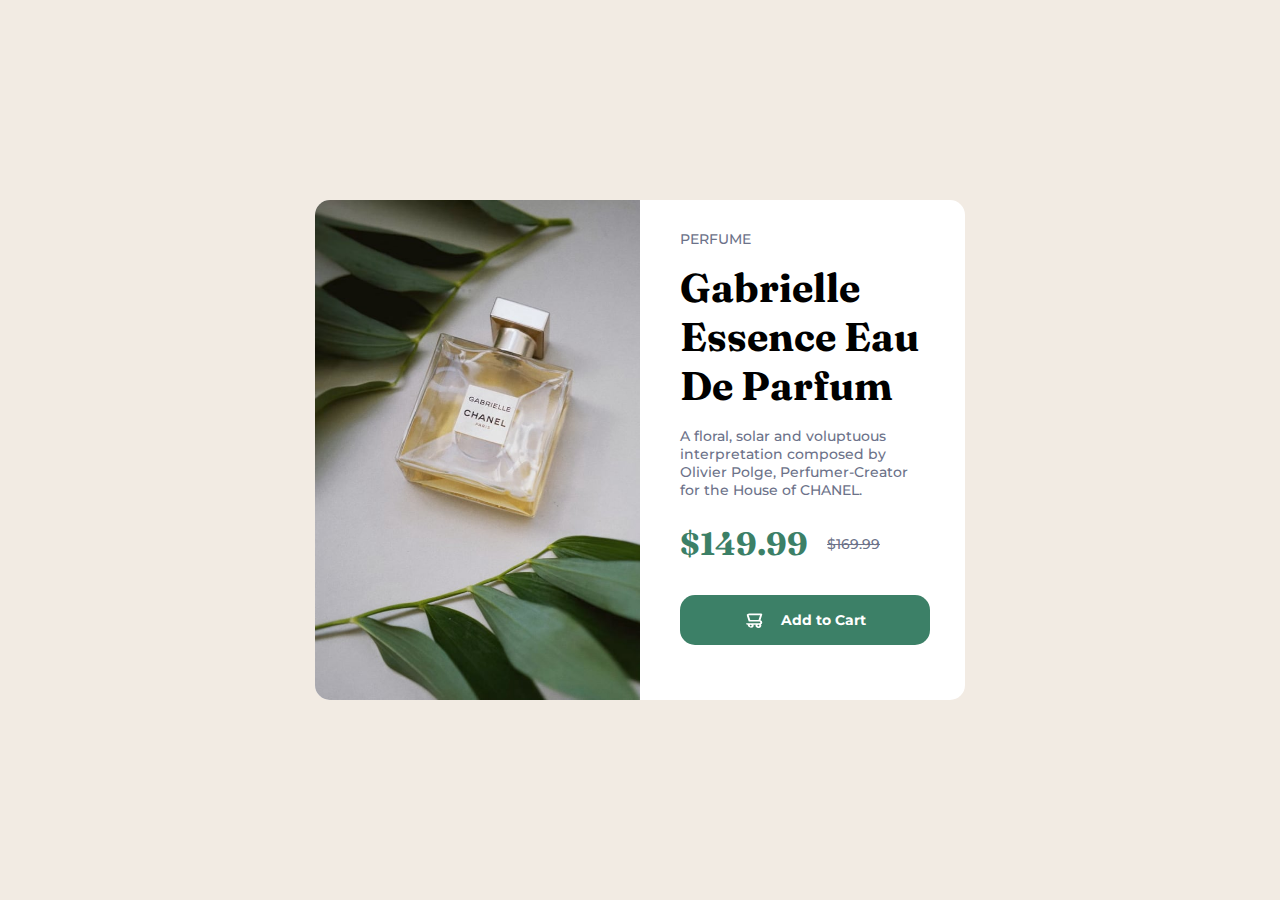
<file: product-preview-card-component-main/index.html>
<!DOCTYPE html>
<html lang="en">
<head>
  <meta charset="UTF-8">
  <meta name="viewport" content="width=device-width, initial-scale=1.0"> <!-- displays site properly based on user's device -->
  <meta http-equiv="X-UA-Compatible" content="ie=edge">
  <link rel="icon" type="image/png" sizes="32x32" href="./images/favicon-32x32.png">
  <link rel="stylesheet" href="style.css">
  <link rel="preconnect" href="https://fonts.googleapis.com">
  <link rel="preconnect" href="https://fonts.gstatic.com" crossorigin>
  <link href="https://fonts.googleapis.com/css2?family=Fraunces:opsz,wght@9..144,700&family=Montserrat:wght@500;700&display=swap" rel="stylesheet">
  <title>Frontend Mentor | Product preview card component</title>
</head>
<body>
  <div class="container">
    <div>
      <img src="images/image-product-desktop.jpg" alt="">
    </div>
    <div class="product_description">
      <div class="perfume">
        PERFUME
      </div>
      <h1>Gabrielle Essence Eau De Parfum</h1>
      <div class="product_bio">
        A floral, solar and voluptuous interpretation composed by Olivier Polge, 
        Perfumer-Creator for the House of CHANEL.
      </div>
      <div class="prices">
        <p id="first_price">$149.99</p>
        <p id="second_price"><strike style="color: hsl(228, 12%, 48%);">$169.99</strike></p>
      </div>
      <div id="button_section">
        <button>
          <img src="images/icon-cart.svg" alt="">
          <span id="cart_bio">Add to Cart</span>
        </button>
      </div>
    </div>
  </div>
</body>
</html>
</file>
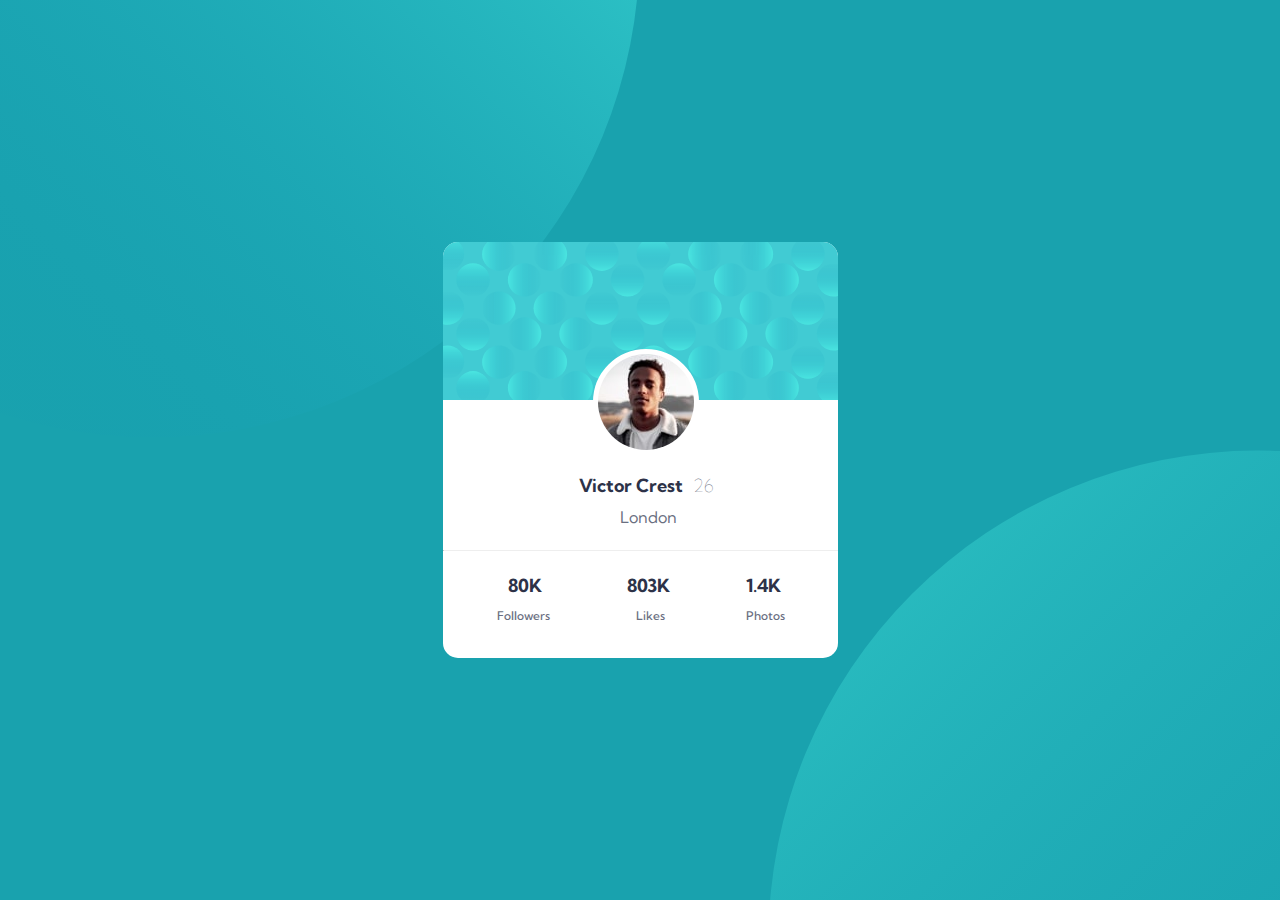
<file: profile-card-component-main/index.html>
<!DOCTYPE html>
<html lang="en">
<head>
  <meta charset="UTF-8">
  <meta name="viewport" content="width=device-width, initial-scale=1.0"> <!-- displays site properly based on user's device -->
  <link rel="stylesheet" href="style.css">
  <link rel="icon" type="image/png" sizes="32x32" href="./images/favicon-32x32.png">
  <link rel="preconnect" href="https://fonts.googleapis.com">
<link rel="preconnect" href="https://fonts.gstatic.com" crossorigin>
<link href="https://fonts.googleapis.com/css2?family=Kumbh+Sans:wght@400;700&display=swap" rel="stylesheet">
  <title>Frontend Mentor | Profile card component</title>

  <!-- Feel free to remove these styles or customise in your own stylesheet 👍 -->
  <style>
    .attribution { font-size: 11px; text-align: center; }
    .attribution a { color: hsl(228, 45%, 44%); }
  </style>
</head>
<body>
  <div class="container">
    <img src="images/bg-pattern-card.svg" id="profile_background_image" srcset="">
    <img src="images/image-victor.jpg" id="profile_pic" alt="" srcset="">
    <div id="name_of_profile">
      Victor Crest
      <div id="age">
        26
      </div>
    </div>
    <div id="Londen">
      London
    </div>
    <hr>
    <div class="stats_container">
    <div id="n80k">80K</div>
    <div id="n803k">803K</div>
    <div id="n14K">1.4K</div>
    <div id="Followers"> Followers</div>
    <div id="Likes">Likes</div>
    <div id="Photos">Photos</div>
    </div>
  </div>
  <!--<div class="attribution">
    Challenge by <a href="https://www.frontendmentor.io?ref=challenge" target="_blank">Frontend Mentor</a>. 
    Coded by <a href="#">Your Name Here</a>.
  </div>-->
</body>
</html>
</file>
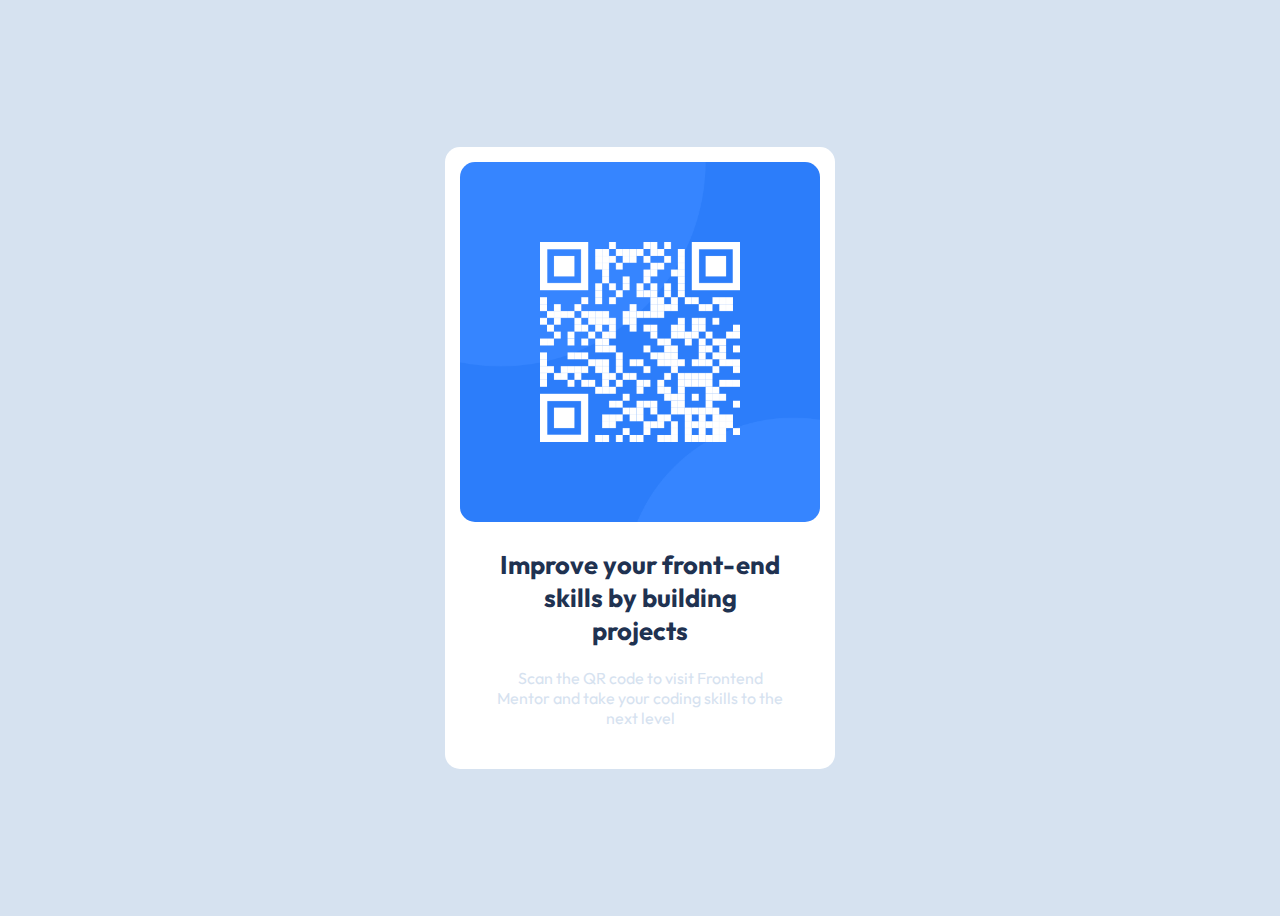
<file: qr-code-component-main/index.html>
<!DOCTYPE html>
<html lang="en">
<head>
  <meta charset="UTF-8">
  <meta name="viewport" content="width=device-width, initial-scale=1.0"> <!-- displays site properly based on user's device -->
  <meta http-equiv="X-UA-Compatible" content="ie=edge">
  <link rel="icon" type="image/png" sizes="32x32" href="favicon-32x32.png">
  <link rel="stylesheet" href="style.css">
  <style>
    @import url('https://fonts.googleapis.com/css2?family=Outfit:wght@400;700&display=swap');
  </style>
  <title>Frontend Mentor | QR code component</title>
</head>
<body>
  <div class="container">
      <img src="image-qr-code.png" alt="">
      <div class="text">
        <h2>Improve your front-end skills by building projects</h2>
        <p>Scan the QR code to visit Frontend Mentor and take your coding skills to the next level</p> 
      </div>
  </div>
</body>
</html>
</file>
<file: product-preview-card-component-main/style.css>
body{
    height: 100vh;
    margin:0;
    display: flex;
    align-items: center;
    justify-content: center;
    background-color: hsl(30, 38%, 92%);
}
.container{
    border-radius: 15px;
    height: 500px;
    width: 650px;
    background-color:white;
}
.container img{
    float: left;
    border-top-left-radius:15px;
    border-bottom-left-radius:15px;
    height: 500px;
    width: 50%;
    margin-right: 40px;
}
.product_description{
    position: relative;
    padding-right: 25px;
}
.perfume{
    font-size: 14px;
    font-weight: 500;
    margin-top: 30px;
    color: hsl(228, 12%, 48%);
    font-family: 'Montserrat', sans-serif;
}
h1{
    margin-top: 15px;
    font-size: 2.5rem;
    font-weight: 700;
    font-family: 'Fraunces', serif;
}
.product_bio{
    margin-top: -10px;
    font-size: 14px;
    font-weight: 500;
    padding-right: 15px;
    color: hsl(228, 12%, 48%);
    font-family: 'Montserrat', sans-serif;
}
#first_price{
    margin-top: 25px;
    font-size: 2rem;
    color: hsl(158, 36%, 37%);
    font-weight: 700;
    font-family: 'Fraunces', serif;
}
#second_price{
    margin-right: 60px;
    margin-top: -60px;
    float: right;
    font-size: 14px;
    font-weight: 500;
    color: hsl(228, 12%, 48%);
    font-family: 'Montserrat', sans-serif;
}
button{
    position: relative;
    align-items: center;
    display: flex;
    font-family: 'Montserrat', sans-serif;
    color:white;
    border-radius: 15px;
    justify-content: center;
    border-style: none;
    font-size: 14px;
    font-weight: 700;
    height: 50px;
    width: 250px;
    background-color:hsl(158, 36%, 37%) ;
}
#button_section img{
    height: 16px;
    width:18px;
}
#cart_bio{
    margin-left: -22px;
}
</file>
<file: profile-card-component-main/style.css>
body{
    font-family: 'Kumbh Sans', sans-serif;
    margin: 0%;
    background-image: url(images/bg-pattern-top.svg),url(images/bg-pattern-bottom.svg);
    background-color: hsl(185, 75%, 39%);
    background-repeat: no-repeat,no-repeat;
    background-position: right 50vw top -60vh, left 60vw top 50vh ;
    background-size: auto,auto;
    min-height: 100vh;
    display: flex;
    justify-content: center;
    position: relative;
    align-items: center;
}
.container{
    border-radius: 15px;
    width:395px;
    height: auto;
    background-color: white;
}
#profile_background_image{
    position: relative;
    width: 100%;
    border-top-left-radius: 15px;
    border-top-right-radius: 15px;
}
#profile_pic{
    background-color: white;
    transform: translate(150px,-55px);
    border-radius: 50%;
    padding: 2px;
    border: solid;
    border-color: white;
}
#name_of_profile{
    color: hsl(229, 23%, 23%);
    display: flex;
    font-size: 18px;
    font-weight: 700;
    text-align: center;
    justify-content: center;
    margin-top: -40px;
    margin-left: -38px;
}
#age{
    font-weight: 100;
    color: hsl(227, 10%, 46%);
    margin-left:10px;
    margin-right: -50px;
}
#Londen{
    color:  hsl(227, 10%, 46%);
    padding-top: 10px;
    margin-left:17px;
    text-align: center;
    padding-bottom: 15px;
}
hr{
    border-top: thin hsl(227, 10%, 46%);
}
#n80k, #n803k, #n14K{
    margin-top: 15px;
    text-align: center;
    display: inline-flex;
    font-weight: 700;
    font-size: 18px;
    margin-left: 65px;
    width: 50px;
    height: 30px;
    color: hsl(229, 23%, 23%);
}
#Followers{
    margin-top: -15vh;
    text-align: center;
    display: inline-flex;
    font-weight: 500;
    font-size: 12px;
    margin-left: 54px;
    width: 50px;
    height: 50px;
    color:hsl(227, 10%, 46%);
}
#Likes{
    margin-top: -15vh;
    text-align: center;
    display: inline-flex;
    font-weight: 500;
    font-size: 12px;
    margin-left: 85px;
    width: 50px;
    height: 50px;
    color:hsl(227, 10%, 46%);
}
#Photos{
    margin-top: -15vh;
    text-align: center;
    display: inline-flex;
    font-weight: 500;
    font-size: 12px;
    margin-left: 56px;
    width: 50px;
    height: 50px;
    color:hsl(227, 10%, 46%);
}
@media only screen and (max-width: 375px){
    body{
        position: absolute;
    }
}
</file>
<file: qr-code-component-main/style.css>
body{
    background-color: hsl(212, 45%, 89%);
    font-family: 'Outfit', sans-serif;
    display: flex;
    align-items: center;
    min-height: 100vh;
}
.container{
    max-width: 360px;
    padding: 15px;
    background-color: hsl(0, 0%, 100%);
    border-radius: 15px;
    margin: 0% auto;
}
.container img{
    border-radius: 15px;
    width: 100%;
}
.text{
    padding: 0 34px 10px  ;
    text-align: center;
}
h2{
    color: hsl(218, 44%, 22%);
    font-size: 1.6em;
}
p{
    color: hsl(212, 45%, 89%);
    font-weight: 400;
}
</file>
